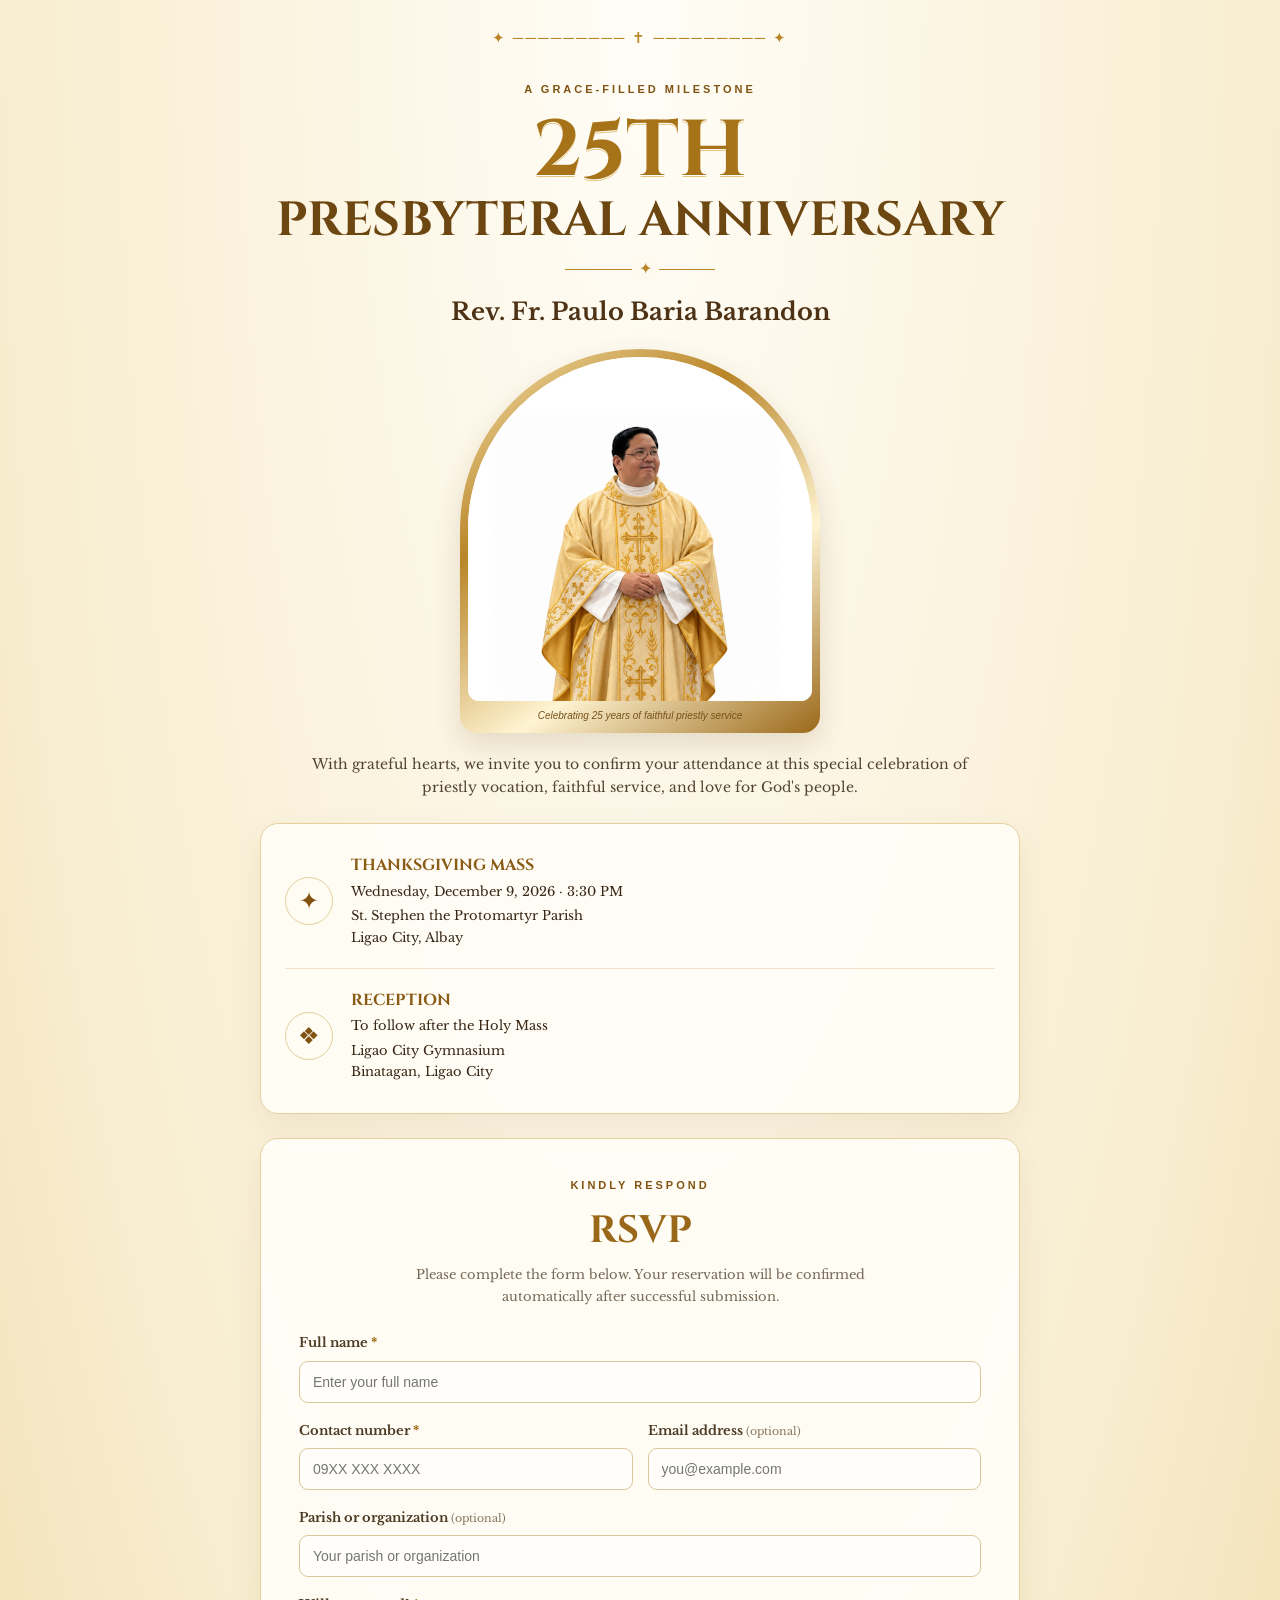
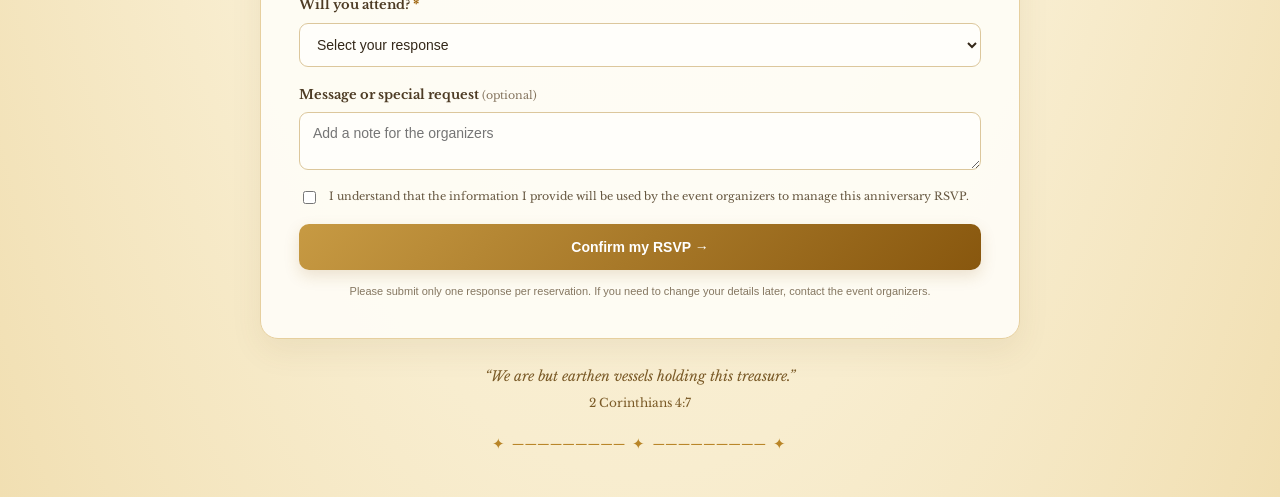
<file: index.html>
<!DOCTYPE html>
<html lang="en">
<head>
  <meta charset="UTF-8">
  <meta name="viewport" content="width=device-width, initial-scale=1">
  <meta name="theme-color" content="#8b5e16">
  <title>FR. PAU 25 | Anniversary RSVP</title>
  <link rel="preconnect" href="https://fonts.googleapis.com">
  <link href="https://fonts.googleapis.com/css2?family=Cinzel:wght@500;600;700&family=Libre+Baskerville:wght@400;700&display=swap" rel="stylesheet">
  <link rel="stylesheet" href="styles.css">
</head>
<body>
  <main class="page-shell">
    <div class="ornament top-ornament" aria-hidden="true">✦ ───────── ✝ ───────── ✦</div>
    <header class="hero">
      <p class="eyebrow">A GRACE-FILLED MILESTONE</p>
      <h1><span>25th</span><br>Presbyteral Anniversary</h1>
      <div class="rule"></div>
      <p class="priest-name">Rev. Fr. Paulo Baria Barandon</p>
      <figure class="priest-portrait">
        <img src="assets/fr-pau-gold-vestment.png" alt="Rev. Fr. Paulo Baria Barandon wearing gold priestly vestments" loading="eager">
        <figcaption>Celebrating 25 years of faithful priestly service</figcaption>
      </figure>
      <p class="intro">With grateful hearts, we invite you to confirm your attendance at this special celebration of priestly vocation, faithful service, and love for God's people.</p>
    </header>

    <section class="event-card" aria-label="Event details">
      <div class="event-row"><span class="event-icon">✦</span><div><strong>THANKSGIVING MASS</strong><p>Wednesday, December 9, 2026 · 3:30 PM</p><p>St. Stephen the Protomartyr Parish<br>Ligao City, Albay</p></div></div>
      <div class="event-row"><span class="event-icon">❖</span><div><strong>RECEPTION</strong><p>To follow after the Holy Mass</p><p>Ligao City Gymnasium<br>Binatagan, Ligao City</p></div></div>
    </section>

    <section class="form-card">
      <div class="section-heading">
        <p class="eyebrow">KINDLY RESPOND</p>
        <h2>RSVP</h2>
        <p>Please complete the form below. Your reservation will be confirmed automatically after successful submission.</p>
      </div>
      <form id="rsvp-form">
        <label>Full name <span>*</span><input name="full_name" autocomplete="name" maxlength="120" required placeholder="Enter your full name"></label>
        <div class="form-grid">
          <label>Contact number <span>*</span><input name="phone" autocomplete="tel" maxlength="30" required placeholder="09XX XXX XXXX"></label>
          <label>Email address <small>(optional)</small><input name="email" type="email" autocomplete="email" maxlength="160" placeholder="you@example.com"></label>
        </div>
        <label>Parish or organization <small>(optional)</small><input name="affiliation" maxlength="120" placeholder="Your parish or organization"></label>
        <label>Will you attend? <span>*</span>
          <select name="attendance" id="attendance" required>
            <option value="">Select your response</option>
            <option value="attending">Yes, I will attend</option>
            <option value="declined">I am unable to attend</option>
          </select>
        </label>
        <div id="guest-fields">
          <label>Number of seats reserved for you (shown in the invitation) <span>*</span>
            <select name="seats" id="seats">
              <option value="1">1 seat</option><option value="2">2 seats</option><option value="3">3 seats</option>
              <option value="4">4 seats</option><option value="5">5 seats</option><option value="6">6 seats</option>
              <option value="7">7 seats</option><option value="8">8 seats</option><option value="9">9 seats</option><option value="10">10 seats</option>
            </select>
          </label>
          <div class="attendee-names-field" id="attendee-names-section">
            <div class="attendee-heading">Enter the full name of each person covered by your reservation <span>*</span><small>Check your invitation and select the number of seats stated there. Then enter one full name for each reserved seat, including yourself.</small></div>
            <div id="attendee-name-inputs" class="attendee-name-inputs"></div>
            <p class="field-help">For example, if your invitation reserves 3 seats, select “3 seats” and enter 3 names. The number of names must match the number of seats shown in your invitation.</p>
          </div>
        </div>
        <label>Message or special request <small>(optional)</small><textarea name="message" rows="2" maxlength="1000" placeholder="Add a note for the organizers"></textarea></label>
        <label class="consent"><input type="checkbox" name="consent" required><span>I understand that the information I provide will be used by the event organizers to manage this anniversary RSVP.</span></label>
        <button id="submit-button" type="submit">Confirm my RSVP <span aria-hidden="true">→</span></button>
        <p class="privacy-note">Please submit only one response per reservation. If you need to change your details later, contact the event organizers.</p>
        <div id="form-message" class="form-message" role="status" aria-live="polite"></div>
      </form>
    </section>
    <footer><p>“We are but earthen vessels holding this treasure.”</p><small>2 Corinthians 4:7</small><div class="ornament">✦ ───────── ✦ ───────── ✦</div></footer>
  </main>
  <script src="app.js?v=20261026b" defer></script>
</body>
</html>
</file>
<file: styles.css>
:root{--gold:#b98527;--gold-dark:#805313;--ink:#382715;--cream:#fffaf0;--line:#e6cf9e;--muted:#766957}
*{box-sizing:border-box}body{margin:0;background:radial-gradient(ellipse at top,#fffdf7 0%,#f8edcf 70%,#f1dfb2 100%);color:var(--ink);font-family:"Libre Baskerville",Georgia,serif;line-height:1.65}
.page-shell{width:min(920px,100%);margin:0 auto;padding:26px 22px 40px}.ornament{text-align:center;color:var(--gold);letter-spacing:2px;font-size:15px}.top-ornament{margin:0 0 20px}
.hero{text-align:center;padding:10px 0 24px}.eyebrow{font:600 11px/1.5 Arial,sans-serif;letter-spacing:3px;color:var(--gold-dark);margin:0 0 12px}.hero h1{font-family:"Cinzel",Georgia,serif;text-transform:uppercase;font-weight:700;line-height:1.08;margin:0;color:#6d4711;font-size:clamp(27px,5.2vw,48px)}.hero h1 span{font-size:1.65em;color:#a77319;text-shadow:0 1px #fff,0 2px #e4c77e}.rule{width:150px;height:1px;background:var(--gold);margin:22px auto;position:relative}.rule:after{content:"✦";position:absolute;left:calc(50% - 8px);top:-14px;background:#fffaf0;padding:0 7px;color:var(--gold)}
.priest-name{font-size:clamp(17px,3vw,24px);font-weight:bold;margin:0 auto 12px;color:#4d3215}.intro{max-width:680px;margin:0 auto;color:#514331;font-size:14px}
.event-card,.form-card{background:rgba(255,253,247,.92);border:1px solid var(--line);border-radius:18px;box-shadow:0 12px 32px rgba(105,73,22,.08)}.event-card{padding:10px 24px;margin:0 auto 24px;max-width:760px}.event-row{display:flex;gap:18px;align-items:center;padding:17px 0}.event-row+.event-row{border-top:1px solid #efe2c5}.event-icon{width:48px;height:48px;display:grid;place-items:center;border:1px solid var(--line);border-radius:50%;color:var(--gold-dark);font-size:24px;flex-shrink:0}.event-row strong{font:700 16px "Cinzel",Georgia,serif;color:#895b15}.event-row p{margin:3px 0;font-size:13px}
.form-card{max-width:760px;margin:auto;padding:clamp(20px,4vw,38px)}.section-heading{text-align:center;margin-bottom:25px}.section-heading h2{font:700 38px "Cinzel",Georgia,serif;color:#9a6819;margin:0}.section-heading>p:last-child{font-size:13px;color:var(--muted);max-width:520px;margin:8px auto 0}
form label{display:block;font-size:13px;font-weight:bold;margin:0 0 17px;color:#4d3b24}label>span:not(.consent span){color:#9b5f05}label small{font-weight:normal;color:#84745e;font-size:11px}
input:not([type=checkbox]),select,textarea{display:block;width:100%;margin-top:7px;border:1px solid #dcc79c;border-radius:9px;background:#fffefa;padding:12px 13px;font:14px Arial,sans-serif;color:#342819;outline:none}input:focus,select:focus,textarea:focus{border-color:#b98527;box-shadow:0 0 0 3px #b9852720}textarea{resize:vertical}.form-grid{display:grid;grid-template-columns:1fr 1fr;gap:15px}
.consent{display:flex;gap:10px;align-items:flex-start;font-weight:normal!important;font-size:11px!important;color:#65563f!important}.consent input{margin-top:4px;accent-color:#9a6819;flex-shrink:0}
button{border:0;border-radius:10px;background:linear-gradient(135deg,#c79a43,#88570e);color:white;font:700 14px Arial,sans-serif;padding:15px 20px;width:100%;cursor:pointer;box-shadow:0 6px 15px #93661f2b}button:hover{filter:brightness(1.04)}button:disabled{opacity:.6;cursor:wait}.privacy-note{text-align:center;color:#857761;font:11px/1.5 Arial,sans-serif;margin:13px auto 0}.form-message{display:none;margin-top:16px;padding:14px;border-radius:9px;font-size:13px}.form-message.success{display:block;background:#edf7ed;color:#235b2b;border:1px solid #b8d9b9}.form-message.error{display:block;background:#fff0ed;color:#8b281a;border:1px solid #efc0b7}
footer{text-align:center;padding:26px 0 0;color:#7a5a27}footer p{font-style:italic;margin:0;font-size:14px}footer small{font-size:12px}footer .ornament{margin-top:18px}
@media(max-width:600px){.page-shell{padding:18px 13px 30px}.form-grid{grid-template-columns:1fr;gap:0}.event-card{padding:7px 15px}.event-row{gap:12px}.event-icon{width:40px;height:40px;font-size:20px}.event-row p{font-size:12px}.hero{padding-top:4px}.intro{font-size:12px}.top-ornament{font-size:12px}.form-card{padding:22px 17px}}

.attendee-name-inputs{display:grid;grid-template-columns:1fr 1fr;gap:0 14px;padding:14px;border:1px solid #ead7ad;border-radius:10px;background:#fff9e9}.attendee-name-label{font:700 12px Arial,sans-serif!important;margin-bottom:12px!important}.attendee-name-label input{font-weight:normal}.field-help{font:11px/1.5 Arial,sans-serif;color:#766957;margin:8px 0 0}.attendee-names-field{margin-bottom:18px}@media(max-width:600px){.attendee-name-inputs{grid-template-columns:1fr}}

/* Clear, editable attendee-name fields */
.attendee-heading{font-size:13px;font-weight:bold;color:#4d3b24;margin-bottom:10px}.attendee-heading>span{color:#9b5f05}.attendee-heading small{display:block;font-size:11px;font-weight:normal;color:#84745e;margin-top:3px}.attendee-name-inputs{align-items:start}.attendee-name-item{min-width:0;margin-bottom:12px}.attendee-name-label{display:block;font:700 12px Arial,sans-serif!important;margin:0 0 5px!important;color:#4d3b24}.attendee-name-item input{position:relative;z-index:1;pointer-events:auto;background:#fff!important;cursor:text}


/* Fr. Pau anniversary portrait */
.priest-portrait{width:min(360px,82%);margin:18px auto 20px;padding:8px;background:linear-gradient(145deg,#f6e4b0,#b98527,#fff4d2,#9a6819);border-radius:190px 190px 18px 18px;box-shadow:0 12px 28px rgba(105,73,22,.16)}
.priest-portrait img{display:block;width:100%;height:auto;max-height:470px;object-fit:contain;object-position:center top;border-radius:182px 182px 12px 12px;background:#fffdf8}
.priest-portrait figcaption{font:italic 10px/1.5 Arial,sans-serif;text-align:center;color:#76521c;padding:7px 5px 2px}
@media(max-width:600px){.priest-portrait{width:min(300px,88%);margin:15px auto 18px}.priest-portrait img{max-height:390px}}
</file>
